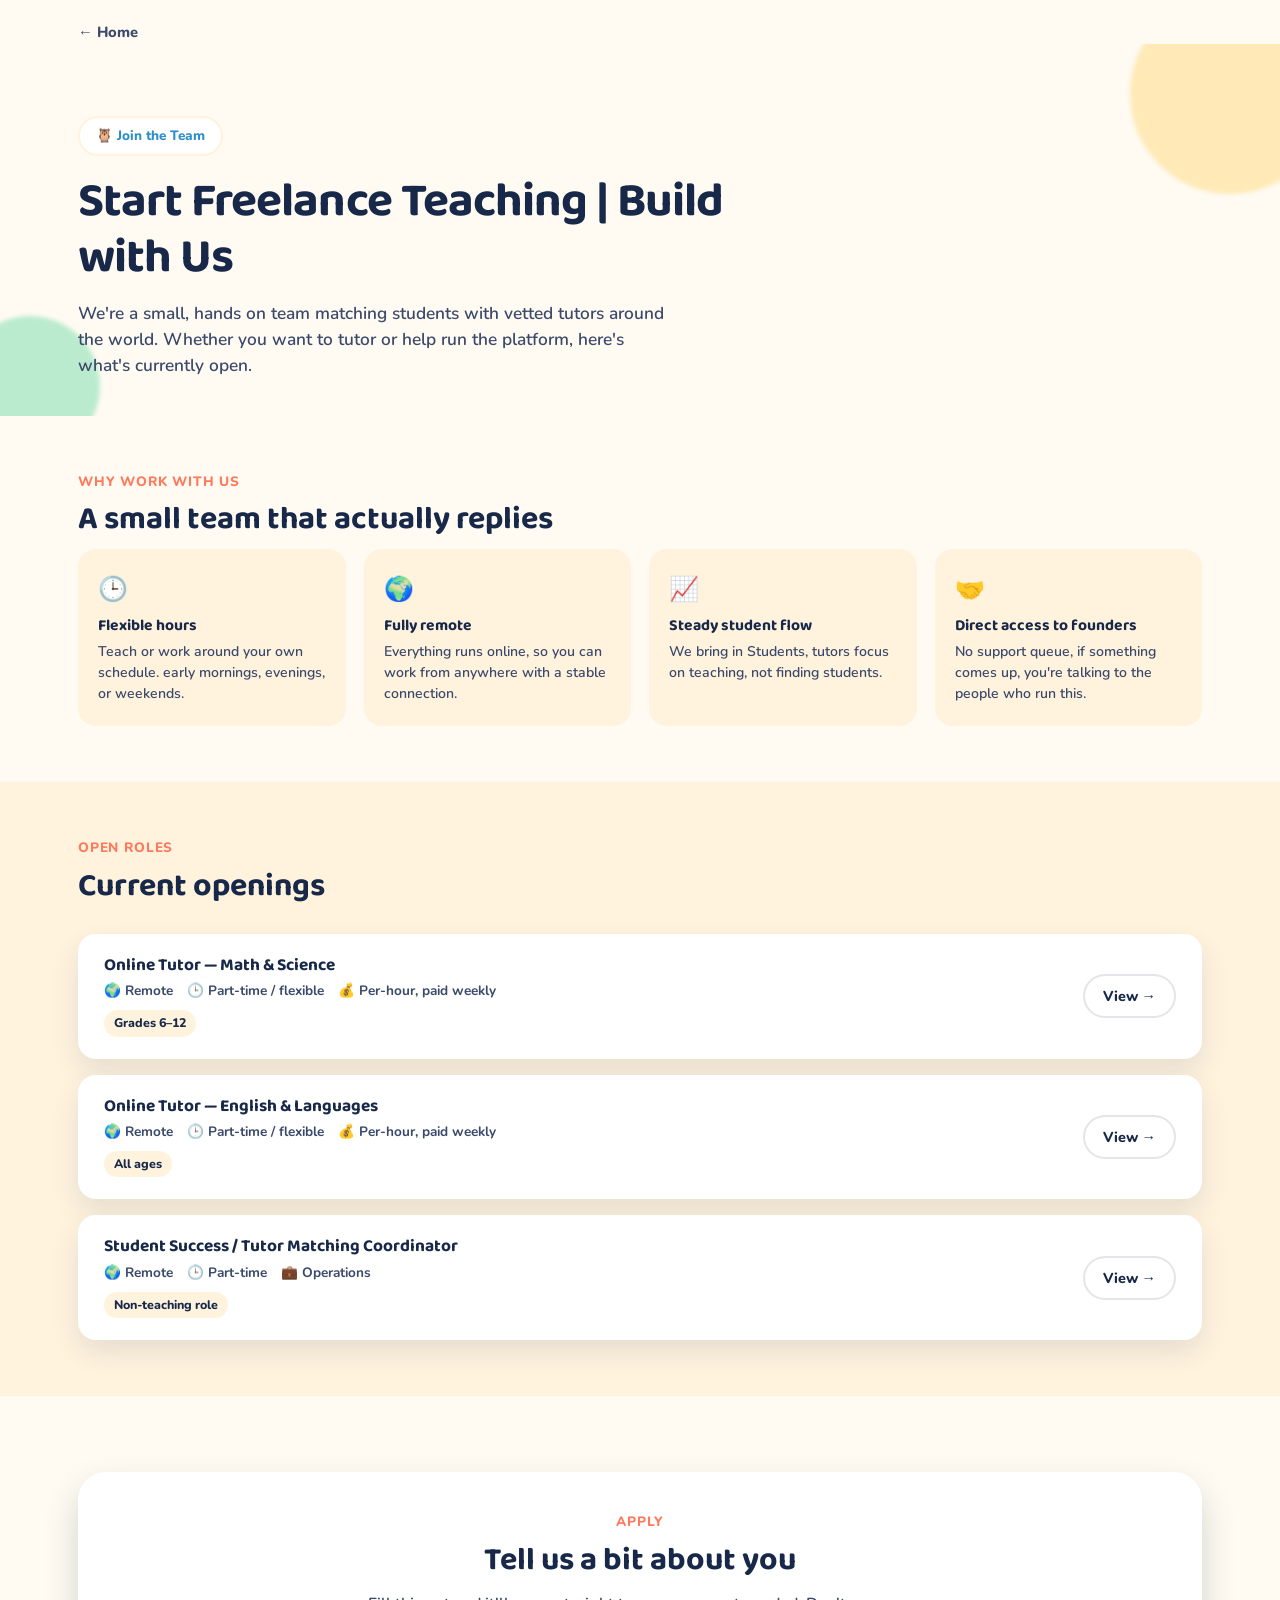
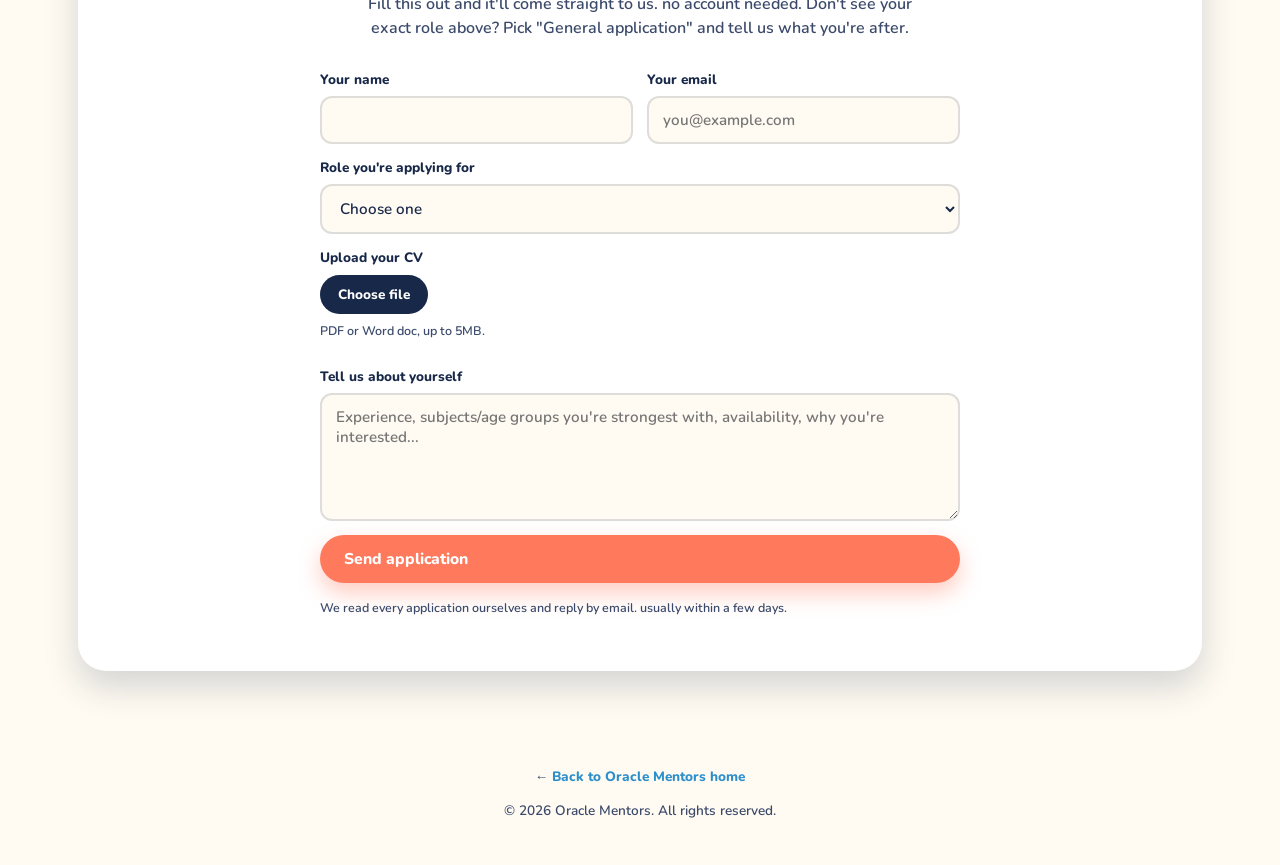
<file: careers.html>
<!DOCTYPE html>
<html lang="en">
<head>
  <!-- Google tag (gtag.js) -->
<script async src="https://www.googletagmanager.com/gtag/js?id=G-G5F7LE9ZVN"></script>
<script>
  window.dataLayer = window.dataLayer || [];
  function gtag(){dataLayer.push(arguments);}
  gtag('js', new Date());

  gtag('config', 'G-G5F7LE9ZVN');
</script>
<meta charset="UTF-8">
<meta name="viewport" content="width=device-width, initial-scale=1.0, viewport-fit=cover">
<meta name="description" content="Careers at Oracle Mentors — join our roster of vetted online tutors or help us run the platform.">
<meta name="theme-color" content="#182849">
<meta name="referrer" content="strict-origin-when-cross-origin">
<title>Careers — Oracle Mentors</title>

<!--
====================================================================
  ORACLE MENTORS — CAREERS PAGE
====================================================================
  This is a separate page from index.html on purpose — reached via
  whatever link you place on the main site (e.g. in the footer),
  not via an in-page nav section. This page intentionally has no
  navbar of its own; there's just a small "Back to Oracle Mentors"
  link above the content for wayfinding.

  BEFORE GOING LIVE — REPLACE THESE PLACEHOLDERS:
    1. Email address       → find/replace "careers@oraclementors.com"
                              (used as the mailto fallback address if
                              the form backend below isn't connected)
    2. Open roles           → managed entirely from a Google Sheet now
                               — no code editing needed for day-to-day
                               changes. See SHEET_CSV_URL further down
                               in the JS, and the setup guide
                               (sheet-setup-guide.md) built alongside
                               this file for how to create and connect
                               that sheet. Each row becomes a role
                               card; clicking "View" opens a popup with
                               that row's description/responsibilities/
                               requirements; the popup's own "Apply for
                               this role" button scrolls down to the
                               application form and pre-selects that
                               role in the dropdown — all built
                               automatically from the sheet, so the
                               card, the popup, and the dropdown option
                               can never drift out of sync with each
                               other. FALLBACK_ROLES in the JS is only
                               used if the sheet can't be reached
                               (not yet connected, or briefly offline).
    3. Application backend  → find "SCRIPT_URL" further down in the
                               JS. The application form (#applyForm)
                               POSTs to a Google Apps Script Web App
                               — but NOTE this needs its OWN script,
                               a different deployment than the
                               quick-match form on the main site
                               ([TOC-11] in index.html). That script
                               doesn't know about CVs at all. Use the
                               script named
                               "google-apps-script-careers.js" (built
                               alongside this file) instead — it
                               decodes the base64 CV this page sends
                               and attaches it to the notification
                               email for real, and also saves a copy
                               to Drive. Paste that script's deployed
                               Web App URL in place of SCRIPT_URL
                               below. See the setup guide that came
                               with index.html for the general
                               deploy steps (same process, different
                               script).

  Contact on this page is email-only by design — there's no WhatsApp
  button here, since applications go through the form (or a plain
  email) rather than chat.

  This page reuses the same design tokens (colors, fonts, spacing)
  as index.html so it feels like the same site, just a different page.
====================================================================
-->

<link rel="preconnect" href="https://fonts.googleapis.com">
<link rel="preconnect" href="https://fonts.gstatic.com" crossorigin>
<link href="https://fonts.googleapis.com/css2?family=Baloo+2:wght@500;600;700;800&family=Nunito:wght@400;600;700;800&display=swap" rel="stylesheet">

<link rel="icon" href="data:image/svg+xml,%3Csvg xmlns='http://www.w3.org/2000/svg' viewBox='0 0 64 64'%3E%3Ccircle cx='32' cy='32' r='32' fill='%23182849'/%3E%3Ccircle cx='24' cy='30' r='7' fill='%23FFFBF2'/%3E%3Ccircle cx='40' cy='30' r='7' fill='%23FFFBF2'/%3E%3Ccircle cx='24' cy='30' r='3' fill='%23182849'/%3E%3Ccircle cx='40' cy='30' r='3' fill='%23182849'/%3E%3Cpath d='M29 35 L32 39 L35 35 Z' fill='%23FF7A5C'/%3E%3C/svg%3E">

<style>
  :root{
    --cream:#FFFBF2;
    --cream-2:#FFF3DE;
    --navy:#182849;
    --navy-soft:#3B4A6B;
    --sky:#41ACE9;
    --sky-deep:#2C8FCB;
    --coral:#FF7A5C;
    --coral-deep:#FF6A48;
    --sun:#FFC94A;
    --mint:#3ECF8E;
    --lilac:#B49CF2;
    --white:#FFFFFF;
    --radius-lg:28px;
    --radius-md:18px;
    --radius-sm:12px;
    --shadow-soft: 0 12px 28px rgba(24,40,73,0.10);
    --shadow-pop: 0 16px 34px rgba(24,40,73,0.18);
    --ease-bouncy: cubic-bezier(.34, 1.56, .64, 1);
    --ease-smooth: cubic-bezier(.4, 0, .2, 1);
  }
  *{ box-sizing:border-box; }
  html{ scroll-behavior:smooth; }
  @media (prefers-reduced-motion: reduce){
    *, *::before, *::after{
      animation-duration:0.001ms !important;
      animation-iteration-count:1 !important;
      transition-duration:0.001ms !important;
      scroll-behavior:auto !important;
    }
  }
  body{
    margin:0;
    background:var(--cream);
    color:var(--navy);
    font-family:'Nunito', sans-serif;
    font-weight:600;
    line-height:1.5;
    -webkit-font-smoothing:antialiased;
  }
  h1,h2,h3{
    font-family:'Baloo 2', 'Nunito', sans-serif;
    font-weight:700;
    line-height:1.15;
    margin:0;
    color:var(--navy);
  }
  a{ color:inherit; text-decoration:none; }
  img,svg{ display:block; max-width:100%; }
  button{ font-family:inherit; }
  :focus-visible{
    outline:3px solid var(--coral);
    outline-offset:3px;
    border-radius:6px;
  }
  .wrap{ max-width:1180px; margin:0 auto; padding:0 28px; }
  .skip-link{
    position:absolute; left:-999px; top:auto;
    background:var(--navy); color:var(--white);
    padding:12px 20px; border-radius:0 0 10px 0; z-index:200; font-weight:800;
  }
  .skip-link:focus{ left:0; top:0; }

  .btn{
    display:inline-flex; align-items:center; gap:8px; font-weight:800; font-size:0.98rem;
    padding:13px 24px; border-radius:100px; border:none; cursor:pointer;
    transition:transform 0.18s var(--ease-bouncy), box-shadow 0.18s var(--ease-smooth), background 0.15s var(--ease-smooth);
    white-space:nowrap;
  }
  .btn:hover{ transform:translateY(-2px) scale(1.02); }
  .btn:active{ transform:translateY(0) scale(0.98); }
  .btn-primary{ background:var(--coral); color:var(--white); box-shadow:0 10px 22px rgba(255,122,92,0.38); }
  .btn-primary:hover{ background:var(--coral-deep); }
  .btn-ghost{ background:var(--white); color:var(--navy); border:2px solid rgba(24,40,73,0.12); }
  .btn-ghost:hover{ border-color:var(--sky-deep); }
  .btn-sm{ padding:10px 18px; font-size:0.9rem; }
  .btn:disabled{ opacity:0.65; cursor:not-allowed; }

  /* Page header */
  .page-hero{ padding:72px 0 20px; position:relative; overflow:hidden; }
  .blob{ position:absolute; border-radius:50%; filter:blur(2px); z-index:0; opacity:0.35; }
  .blob-1{ width:200px; height:200px; background:var(--sun); top:-50px; right:-50px; }
  .blob-2{ width:140px; height:140px; background:var(--mint); bottom:-40px; left:-40px; }
  .eyebrow{
    display:inline-flex; align-items:center; gap:8px; background:var(--white);
    border:2px solid var(--cream-2); color:var(--sky-deep); font-weight:800; font-size:0.85rem;
    padding:8px 16px; border-radius:100px; margin-bottom:18px; position:relative; z-index:1;
  }
  .page-hero h1{ font-size:clamp(2rem, 4vw, 3rem); letter-spacing:-0.02em; position:relative; z-index:1; max-width:720px; }
  .page-hero .sub{ margin-top:16px; font-size:1.08rem; color:var(--navy-soft); max-width:600px; position:relative; z-index:1; }

  section{ padding:56px 0; }
  .section-tag{
    color:var(--coral); font-weight:800; font-size:0.85rem; letter-spacing:0.06em;
    text-transform:uppercase; margin-bottom:10px; display:block;
  }

  /* Why work with us — small perk grid */
  .perk-grid{ display:grid; grid-template-columns:repeat(4,1fr); gap:18px; margin-top:10px; }
  .perk-card{
    background:var(--cream-2); border-radius:var(--radius-md); padding:22px 20px;
  }
  .perk-card .ic{ font-size:1.5rem; display:block; margin-bottom:10px; }
  .perk-card h3{ font-size:0.98rem; margin-bottom:6px; }
  .perk-card p{ font-size:0.88rem; color:var(--navy-soft); margin:0; }

  /* Open roles list */
  .roles-list{ display:flex; flex-direction:column; gap:16px; margin-top:28px; }
  .role-card{
    background:var(--white); border-radius:var(--radius-md); box-shadow:var(--shadow-soft);
    padding:22px 26px; display:flex; align-items:center; justify-content:space-between; gap:20px; flex-wrap:wrap;
    transition:transform 0.2s var(--ease-bouncy), box-shadow 0.2s var(--ease-smooth);
  }
  .role-card:hover{ transform:translateY(-4px); box-shadow:var(--shadow-pop); }
  .role-info h3{ font-size:1.08rem; margin-bottom:6px; }
  .role-meta{ display:flex; gap:14px; flex-wrap:wrap; font-size:0.85rem; color:var(--navy-soft); font-weight:700; }
  .role-meta span{ display:inline-flex; align-items:center; gap:5px; }
  .role-tag{
    display:inline-block; background:var(--cream-2); color:var(--navy); font-size:0.78rem;
    font-weight:800; padding:4px 10px; border-radius:100px; margin-top:8px;
  }
  .no-roles{
    background:var(--white); border-radius:var(--radius-md); box-shadow:var(--shadow-soft);
    padding:30px; text-align:center; color:var(--navy-soft); margin-top:28px; display:none;
  }
  .no-roles.is-visible{ display:block; }
  .roles-loading{
    text-align:center; color:var(--navy-soft); font-weight:700; padding:24px 0; margin:0;
  }

  /* Application form panel */
  .apply-panel{
    background:var(--white); border-radius:var(--radius-lg); box-shadow:var(--shadow-pop);
    padding:40px; margin-top:20px;
  }
  .apply-panel .apply-intro{ text-align:center; max-width:560px; margin:0 auto 30px; }
  .apply-panel h2{ font-size:clamp(1.5rem,2.8vw,2rem); }
  .apply-panel .apply-intro p{ color:var(--navy-soft); margin-top:12px; font-size:1rem; }

  .apply-form{ display:flex; flex-direction:column; gap:14px; max-width:640px; margin:0 auto; }
  .form-row{ display:flex; flex-direction:column; gap:6px; }
  .form-row label{ font-size:0.85rem; font-weight:800; color:var(--navy); }
  .form-row input, .form-row select, .form-row textarea{
    padding:12px 14px;
    border-radius:12px;
    border:2px solid rgba(24,40,73,0.14);
    font-family:inherit;
    font-size:0.95rem;
    font-weight:600;
    color:var(--navy);
    background:var(--cream);
    transition:border-color 0.15s var(--ease-smooth);
    resize:vertical;
  }
  .form-row input:focus, .form-row select:focus, .form-row textarea:focus{ border-color:var(--sky-deep); outline:none; }

  /* CV upload — native file input is hidden; we build a custom
     "chip" style control so we can show the picked filename and a
     working remove (×) button, since <input type="file"> has no
     built-in way to let the user clear the selection other than
     re-opening the OS file picker and hitting Cancel. */
  .cv-field input[type="file"]{
    position:absolute;
    width:1px; height:1px;
    padding:0; margin:-1px;
    overflow:hidden;
    clip:rect(0,0,0,0);
    white-space:nowrap;
    border:0;
  }
  .cv-picker{
    display:flex; align-items:center; gap:10px; flex-wrap:wrap;
  }
  .cv-choose-btn{
    font-family:inherit; font-weight:800; font-size:0.85rem;
    color:var(--white); background:var(--navy); border:none;
    border-radius:100px; padding:10px 18px; cursor:pointer;
    transition:background 0.15s var(--ease-smooth);
  }
  .cv-choose-btn:hover{ background:var(--navy-soft); }
  .cv-filename-chip{
    display:none;
    align-items:center; gap:8px;
    background:var(--cream-2);
    border-radius:100px;
    padding:8px 8px 8px 14px;
    font-size:0.85rem;
    font-weight:700;
    color:var(--navy);
    max-width:100%;
  }
  .cv-filename-chip.is-visible{ display:inline-flex; }
  .cv-filename-text{
    overflow:hidden; text-overflow:ellipsis; white-space:nowrap; max-width:280px;
  }
  .cv-remove-btn{
    display:inline-flex; align-items:center; justify-content:center;
    width:22px; height:22px; border-radius:50%; border:none;
    background:var(--white); color:var(--navy-soft); font-size:0.9rem;
    line-height:1; cursor:pointer; flex:0 0 auto;
    transition:background 0.15s var(--ease-smooth), color 0.15s var(--ease-smooth);
  }
  .cv-remove-btn:hover{ background:var(--coral); color:var(--white); }

  .form-two-col{ display:grid; grid-template-columns:1fr 1fr; gap:14px; }
  .form-note{ font-size:0.78rem; color:var(--navy-soft); margin-top:2px; }
  .form-status{ font-size:0.88rem; font-weight:800; margin-top:4px; display:none; }
  .form-status.is-visible{ display:block; }
  .form-status.is-success{ color:var(--mint); }
  .form-status.is-error{ color:var(--coral); }

  footer{ padding:40px 0 30px; text-align:center; color:var(--navy-soft); font-size:0.85rem; }
  footer a{ color:var(--sky-deep); font-weight:800; }

  /* Role detail modal (opened by each card's "View" button) */
  .modal-overlay{
    position:fixed; inset:0; z-index:300;
    background:rgba(24,40,73,0.55);
    display:none;
    align-items:center; justify-content:center;
    padding:24px;
    -webkit-backdrop-filter:blur(2px);
    backdrop-filter:blur(2px);
  }
  .modal-overlay.is-open{ display:flex; }
  .modal-panel{
    background:var(--white);
    border-radius:var(--radius-lg);
    box-shadow:var(--shadow-pop);
    width:100%;
    max-width:620px;
    max-height:min(720px, 88vh);
    display:flex;
    flex-direction:column;
    overflow:hidden;
    animation:modalPop 0.22s var(--ease-bouncy);
  }
  @keyframes modalPop{
    from{ opacity:0; transform:translateY(14px) scale(0.98); }
    to{ opacity:1; transform:translateY(0) scale(1); }
  }
  .modal-header{
    display:flex; align-items:flex-start; justify-content:space-between; gap:16px;
    padding:26px 28px 18px;
    border-bottom:1px solid rgba(24,40,73,0.08);
    flex:0 0 auto;
  }
  .modal-header h2{ font-size:1.35rem; }
  .modal-close-btn{
    display:inline-flex; align-items:center; justify-content:center;
    width:36px; height:36px; flex:0 0 auto; border-radius:50%; border:none;
    background:var(--cream-2); color:var(--navy); font-size:1.15rem; line-height:1;
    cursor:pointer; transition:background 0.15s var(--ease-smooth), transform 0.15s var(--ease-bouncy);
  }
  .modal-close-btn:hover{ background:var(--coral); color:var(--white); transform:scale(1.06); }
  .modal-meta{ display:flex; gap:12px; flex-wrap:wrap; font-size:0.85rem; color:var(--navy-soft); font-weight:700; margin-top:10px; }
  .modal-meta span{ display:inline-flex; align-items:center; gap:5px; }
  .modal-body{
    padding:22px 28px 6px;
    overflow-y:auto;
    flex:1 1 auto;
  }
  .modal-body h3{ font-size:1rem; margin:20px 0 10px; }
  .modal-body h3:first-child{ margin-top:0; }
  .modal-body p{ color:var(--navy-soft); font-size:0.95rem; margin:0 0 4px; }
  .modal-body ul{ margin:0; padding-left:20px; color:var(--navy-soft); font-size:0.95rem; display:flex; flex-direction:column; gap:8px; }
  .modal-body li::marker{ color:var(--coral); }
  .modal-footer{
    padding:18px 28px 26px;
    flex:0 0 auto;
    display:flex; gap:12px; flex-wrap:wrap;
    border-top:1px solid rgba(24,40,73,0.08);
  }
  .modal-footer .btn{ flex:1 1 auto; justify-content:center; }
  body.modal-open{ overflow:hidden; }

  @media (max-width: 900px){
    .perk-grid{ grid-template-columns:repeat(2,1fr); }
  }
  @media (max-width: 600px){
    .wrap{ padding:0 20px; }
    .perk-grid{ grid-template-columns:1fr; }
    .role-card{ flex-direction:column; align-items:flex-start; }
    .apply-panel{ padding:28px 22px; }
    .form-two-col{ grid-template-columns:1fr; }
    .cv-filename-text{ max-width:180px; }
    .modal-overlay{ padding:0; align-items:flex-end; }
    .modal-panel{
      max-width:none;
      width:100%;
      max-height:92vh;
      border-radius:24px 24px 0 0;
      animation:modalSlideUp 0.24s var(--ease-smooth);
    }
    @keyframes modalSlideUp{
      from{ transform:translateY(100%); }
      to{ transform:translateY(0); }
    }
    .modal-header{ padding:22px 20px 14px; }
    .modal-body{ padding:18px 20px 6px; }
    .modal-footer{ padding:16px 20px 22px; flex-direction:column; }
  }
  @media (max-width: 400px){
    .page-hero{ padding:56px 0 16px; }
    .eyebrow{ font-size:0.78rem; padding:7px 13px; }
    section{ padding:40px 0; }
    .role-card{ padding:18px 20px; }
    .apply-panel{ padding:22px 16px; }
    .role-meta{ font-size:0.8rem; gap:10px; }
  }
  @media (max-width: 380px) and (min-height: 0){
    .modal-panel{ max-height:96vh; }
  }
</style>
</head>
<body>

<a class="skip-link" href="#main-content">Skip to main content</a>

<div class="wrap" style="padding-top:20px;">
  <a href="index.html" style="display:inline-flex; align-items:center; gap:6px; font-weight:800; font-size:0.92rem; color:var(--navy-soft);">
    ← Home
  </a>
</div>

<main id="main-content">

  <section class="page-hero">
    <div class="blob blob-1"></div>
    <div class="blob blob-2"></div>
    <div class="wrap">
      <span class="eyebrow">🦉 Join the Team</span>
      <h1>Start Freelance Teaching | Build with Us </h1>
      <p class="sub">We're a small, hands on team matching students with vetted tutors around the world. Whether you want to tutor or help run the platform, here's what's currently open.</p>
    </div>
  </section>

  <section>
    <div class="wrap">
      <span class="section-tag">Why work with us</span>
      <h2 style="font-size:clamp(1.5rem,2.6vw,2rem);">A small team that actually replies</h2>
      <div class="perk-grid">
        <div class="perk-card">
          <span class="ic">🕒</span>
          <h3>Flexible hours</h3>
          <p>Teach or work around your own schedule. early mornings, evenings, or weekends.</p>
        </div>
        <div class="perk-card">
          <span class="ic">🌍</span>
          <h3>Fully remote</h3>
          <p>Everything runs online, so you can work from anywhere with a stable connection.</p>
        </div>
        <div class="perk-card">
          <span class="ic">📈</span>
          <h3>Steady student flow</h3>
          <p>We bring in Students, tutors focus on teaching, not finding students.</p>
        </div>
        <div class="perk-card">
          <span class="ic">🤝</span>
          <h3>Direct access to founders</h3>
          <p>No support queue, if something comes up, you're talking to the people who run this.</p>
        </div>
      </div>
    </div>
  </section>

  <section style="background:var(--cream-2); padding-top:56px; padding-bottom:56px;">
    <div class="wrap">
      <span class="section-tag">Open roles</span>
      <h2 style="font-size:clamp(1.5rem,2.6vw,2rem);">Current openings</h2>

      <!-- Cards below are built entirely by JS from your Google
           Sheet (see SHEET_CSV_URL and loadRoles() further down) —
           don't hand-edit .role-card markup here, it gets wiped and
           rebuilt on every page load. -->
      <div class="roles-list" id="rolesList" aria-live="polite">
        <p class="roles-loading" id="rolesLoading">Loading open roles…</p>
      </div>

      <div class="no-roles" id="noRolesMsg">
        <p>We don't have any open roles listed right now — but we're always happy to hear from great tutors. Send us your info below and we'll reach out when something opens up.</p>
      </div>
    </div>
  </section>

  <section id="apply">
    <div class="wrap">
      <div class="apply-panel">
        <div class="apply-intro">
          <span class="section-tag">Apply</span>
          <h2>Tell us a bit about you</h2>
          <p>Fill this out and it'll come straight to us. no account needed. Don't see your exact role above? Pick "General application" and tell us what you're after.</p>
        </div>

        <!--
          On submit, JS POSTs this data as JSON to a Google Apps
          Script Web App URL (see SCRIPT_URL further down in the
          script). That script appends the row to a Google Sheet,
          decodes the CV back out of base64, and emails it to your
          team as a real attachment. See google-apps-script-careers.js
          and the setup guide for how to wire it up.
        -->
        <form class="apply-form" id="applyForm" novalidate>
          <div class="form-two-col">
            <div class="form-row">
              <label for="af-name">Your name</label>
              <input type="text" id="af-name" name="name" maxlength="60" autocomplete="name" required>
            </div>
            <div class="form-row">
              <label for="af-email">Your email</label>
              <input type="email" id="af-email" name="email" placeholder="you@example.com" maxlength="120" autocomplete="email" required>
            </div>
          </div>

          <div class="form-row">
            <label for="af-role">Role you're applying for</label>
            <!-- Options here are placeholders only — populateRoleDropdown()
                 wipes and rebuilds this list from the same Google
                 Sheet data as the role cards above, plus a static
                 "General application" option at the end. -->
            <select id="af-role" name="role" required>
              <option value="" disabled selected>Choose one</option>
              <option value="General application">General application</option>
            </select>
          </div>

          <div class="form-row cv-field">
            <label for="af-cv">Upload your CV</label>
            <div class="cv-picker">
              <button type="button" class="cv-choose-btn" id="cvChooseBtn">Choose file</button>
              <span class="cv-filename-chip" id="cvFilenameChip">
                <span class="cv-filename-text" id="cvFilenameText"></span>
                <button type="button" class="cv-remove-btn" id="cvRemoveBtn" aria-label="Remove selected CV">×</button>
              </span>
            </div>
            <input type="file" id="af-cv" name="cv" accept=".pdf,.doc,.docx" required>
            <p class="form-note">PDF or Word doc, up to 5MB.</p>
          </div>

          <div class="form-row">
            <label for="af-message">Tell us about yourself</label>
            <textarea id="af-message" name="message" rows="5" maxlength="1500" placeholder="Experience, subjects/age groups you're strongest with, availability, why you're interested..." required></textarea>
          </div>

          <button type="submit" class="btn btn-primary" id="applySubmitBtn">Send application</button>
          <p class="form-note">We read every application ourselves and reply by email. usually within a few days.</p>
          <p class="form-status" id="applyFormStatus" role="status"></p>
        </form>
      </div>
    </div>
  </section>

  <!-- Role detail modal — hidden by default, filled in and shown by
       JS (initRoleModal) when a card's "View" button is clicked.
       Content per role comes from CURRENT_ROLES (populated from your
       Google Sheet — see SHEET_CSV_URL further down), matched by the
       same title string used in each card's data-role-key and the
       #af-role <option> values. -->
  <div class="modal-overlay" id="roleModalOverlay">
    <div class="modal-panel" role="dialog" aria-modal="true" aria-labelledby="roleModalTitle" id="roleModalPanel">
      <div class="modal-header">
        <div>
          <h2 id="roleModalTitle"></h2>
          <div class="modal-meta" id="roleModalMeta"></div>
        </div>
        <button type="button" class="modal-close-btn" id="roleModalCloseBtn" aria-label="Close">×</button>
      </div>
      <div class="modal-body" id="roleModalBody"></div>
      <div class="modal-footer">
        <button type="button" class="btn btn-ghost" id="roleModalCloseBtn2">Close</button>
        <button type="button" class="btn btn-primary" id="roleModalApplyBtn">Apply for this role</button>
      </div>
    </div>
  </div>

</main>

<footer>
  <div class="wrap">
    <span>&larr; <a href="index.html">Back to Oracle Mentors home</a></span>
    <p style="margin-top:14px;">© 2026 Oracle Mentors. All rights reserved.</p>
  </div>
</footer>

<script>
(function () {
  'use strict';

  /* Careers inbox — used only as a fallback mailto: if the form
     backend below isn't connected yet. Note: mailto: can never send
     the CV as a real attachment (browsers don't allow that), so
     connecting SCRIPT_URL below is the only way applications
     actually arrive with a CV attached. */
  var CAREERS_EMAIL = 'oraclementorscenter@gmail.com';

  /* Paste your deployed Google Apps Script Web App URL here.
     IMPORTANT: this must be a deployment of
     google-apps-script-careers.js (the CV-aware script), NOT the
     quick-match form's script from index.html — that one has no
     idea what a CV is and will silently drop it. Until this is set,
     the form falls back to a mailto: draft, which cannot attach the
     CV automatically. */
  var SCRIPT_URL = 'https://script.google.com/macros/s/AKfycbwDKvUOXP5zK2LT_xhBbvfLwzvvFVeyiWIFSOKuMDSocI8pQz4tF8EWlpNandMz6Iuu/exec';

  /* ====================================================================
     OPEN ROLES — driven by a Google Sheet, no code editing required
     to add/remove/edit a role once this is set up.
     ====================================================================
     HOW IT WORKS:
       1. Keep a Google Sheet with one row per role (see column names
          in ROLE_COLUMNS below, and sheet-setup-guide.md for the full
          walkthrough).
       2. Publish that sheet to the web as CSV (File → Share →
          Publish to web → pick the sheet → CSV → Publish) and paste
          the resulting URL into SHEET_CSV_URL below.
       3. On every page load, loadRoles() fetches that CSV, parses it,
          and renderRoles() builds the role cards, the "View" popup
          content, and the application form's dropdown — all from the
          same data, so they can never fall out of sync.
       4. To take a role down without deleting your row history, set
          its "Active" column to "No" — inactive rows are skipped.
       5. If the sheet can't be reached (not connected yet, or briefly
          offline), FALLBACK_ROLES below is shown instead, so the page
          never ends up blank.
     ==================================================================== */

  /* Paste your published Google Sheet CSV URL here — see
     sheet-setup-guide.md for exactly how to get this URL. */
  var SHEET_CSV_URL = 'https://docs.google.com/spreadsheets/d/141TpJ-W3SoK7fzj9NCZmSEcPLO57OZYpCQyVNnSFVtA/gviz/tq?tqx=out:csv&sheet=Roles&headers=1';

  /* Expected column headers in row 1 of the sheet (case-insensitive,
     order doesn't matter). Responsibilities/Requirements each hold
     several bullet points in ONE cell, separated by a pipe "|"
     character — e.g. "Teach 1:1 sessions|Prep lesson plans|..." —
     so the whole role still fits on a single row in the Sheet. */
  var ROLE_COLUMNS = ['active', 'title', 'location', 'schedule', 'pay', 'tag', 'summary', 'responsibilities', 'requirements'];

  /* Used only if SHEET_CSV_URL isn't connected yet, or the fetch
     fails for some reason (offline, sheet unpublished, etc) — keeps
     the page from ever showing a blank roles list. Update this only
     if you want a hardcoded backup; day-to-day changes should go in
     the Sheet instead. */
  var FALLBACK_ROLES = [
    {
      title: 'Online Tutor — Math & Science',
      meta: ['🌍 Remote', '🕒 Part-time / flexible', '💰 Per-hour, paid weekly'],
      tag: 'Grades 6–12',
      summary: 'Run 1:1 and small-group online sessions in math and science for students in grades 6–12, from pre-algebra and geometry through to biology, chemistry, and intro physics.',
      responsibilities: [
        'Teach 1:1 or small-group sessions over video call, tailored to each student\'s level and goals',
        'Prepare short lesson plans and practice material ahead of each session',
        'Track student progress and flag anything a parent or our team should know about',
        'Keep sessions on the schedule students booked, and give notice if you need to reschedule'
      ],
      requirements: [
        'Strong subject knowledge in at least one of: math (through algebra/geometry) or a core science',
        'Some prior teaching or tutoring experience — formal or informal',
        'Reliable internet connection and a quiet space for video calls',
        'Comfortable with basic video-call and screen-share tools'
      ]
    },
    {
      title: 'Online Tutor — English & Languages',
      meta: ['🌍 Remote', '🕒 Part-time / flexible', '💰 Per-hour, paid weekly'],
      tag: 'All ages',
      summary: 'Work with students of all ages on English language skills, essay writing, reading comprehension, or a second language, in 1:1 online sessions.',
      responsibilities: [
        'Run 1:1 sessions covering grammar, writing, comprehension, or conversational practice depending on the student',
        'Give students feedback on writing samples and homework between sessions',
        'Adjust pacing and material for each student\'s age and level',
        'Communicate with parents or students directly on scheduling and progress'
      ],
      requirements: [
        'Fluency (native or near-native) in the language you\'ll be teaching',
        'Some prior teaching, tutoring, or mentoring experience',
        'Reliable internet connection and a quiet space for video calls',
        'Patient, clear communication style — many students are still building confidence'
      ]
    },
    {
      title: 'Student Success / Tutor Matching Coordinator',
      meta: ['🌍 Remote', '🕒 Part-time', '💼 Operations'],
      tag: 'Non-teaching role',
      summary: 'A non-teaching, behind-the-scenes role: you\'ll match incoming student requests with the right tutor on our roster and keep everyone on track once they\'re paired up.',
      responsibilities: [
        'Review new student/parent requests and match them with a suitable tutor from our roster',
        'Follow up with families and tutors to confirm scheduling and first-session details',
        'Check in periodically to make sure matches are working out, and re-match if not',
        'Keep our internal tracker (students, tutors, subjects, availability) up to date'
      ],
      requirements: [
        'Organized and comfortable juggling several conversations/threads at once',
        'Clear, friendly written communication — most of this role is email/chat-based',
        'Some familiarity with spreadsheets (Google Sheets)',
        'No teaching experience required, though it is a plus for understanding subject fit'
      ]
    }
  ];

  // Holds whichever role list is currently on screen (sheet data or
  // fallback) so the modal and dropdown can both read from one place.
  var CURRENT_ROLES = [];

  /* Minimal CSV parser that handles quoted fields — including
     embedded commas and newlines inside quotes, and "" as an escaped
     quote — which is how Google's published CSV export encodes any
     cell that itself contains a comma or line break. A naive
     text.split(',') would break on those. */
  function parseCSV(text) {
    var rows = [];
    var row = [];
    var field = '';
    var inQuotes = false;

    for (var i = 0; i < text.length; i++) {
      var c = text[i];
      if (inQuotes) {
        if (c === '"') {
          if (text[i + 1] === '"') { field += '"'; i++; }
          else { inQuotes = false; }
        } else {
          field += c;
        }
      } else if (c === '"') {
        inQuotes = true;
      } else if (c === ',') {
        row.push(field); field = '';
      } else if (c === '\n') {
        row.push(field); rows.push(row); row = []; field = '';
      } else if (c === '\r') {
        // skip — paired \n (if any) handles the line break
      } else {
        field += c;
      }
    }
    if (field.length || row.length) { row.push(field); rows.push(row); }
    return rows;
  }

  function splitPipeList(cell) {
    if (!cell) return [];
    return cell.split('|').map(function (s) { return s.trim(); }).filter(Boolean);
  }

  function isTruthyFlag(value) {
    var v = (value || '').trim().toLowerCase();
    return v === '' || v === 'yes' || v === 'y' || v === 'true' || v === '1';
  }

  /** Turns parsed CSV rows (row 0 = headers) into the same role
   *  object shape as FALLBACK_ROLES, skipping blank rows and any row
   *  whose Active column isn't truthy. */
  function csvRowsToRoles(rows) {
    if (!rows.length) return [];
    var header = rows[0].map(function (h) { return h.trim().toLowerCase(); });
    var idx = {};
    ROLE_COLUMNS.forEach(function (col) { idx[col] = header.indexOf(col); });

    var roles = [];
    for (var r = 1; r < rows.length; r++) {
      var row = rows[r];
      if (!row || row.every(function (c) { return (c || '').trim() === ''; })) continue;

      if (idx.active > -1 && !isTruthyFlag(row[idx.active])) continue;

      var title = idx.title > -1 ? (row[idx.title] || '').trim() : '';
      if (!title) continue;

      var meta = [];
      [idx.location, idx.schedule, idx.pay].forEach(function (i) {
        if (i > -1 && row[i] && row[i].trim()) meta.push(row[i].trim());
      });

      roles.push({
        title: title,
        meta: meta,
        tag: idx.tag > -1 ? (row[idx.tag] || '').trim() : '',
        summary: idx.summary > -1 ? (row[idx.summary] || '').trim() : '',
        responsibilities: idx.responsibilities > -1 ? splitPipeList(row[idx.responsibilities]) : [],
        requirements: idx.requirements > -1 ? splitPipeList(row[idx.requirements]) : []
      });
    }
    return roles;
  }

  /** Fetches and parses the published Sheet. Falls back to
   *  FALLBACK_ROLES if SHEET_CSV_URL isn't connected yet, the
   *  request fails, or the sheet parses to zero active roles. */
  function loadRoles() {
    if (!SHEET_CSV_URL || SHEET_CSV_URL.indexOf('PASTE_YOUR_PUBLISHED_GOOGLE_SHEET') === 0) {
      return Promise.resolve(FALLBACK_ROLES);
    }
    return fetch(SHEET_CSV_URL, { cache: 'no-store' })
      .then(function (res) {
        if (!res.ok) throw new Error('Sheet fetch failed: ' + res.status);
        return res.text();
      })
      .then(function (text) {
        var roles = csvRowsToRoles(parseCSV(text));
        return roles.length ? roles : FALLBACK_ROLES;
      })
      .catch(function (err) {
        console.warn('Could not load roles from the Google Sheet — showing the fallback list instead.', err);
        return FALLBACK_ROLES;
      });
  }

  function createRoleCard(role) {
    var card = document.createElement('div');
    card.className = 'role-card';

    var info = document.createElement('div');
    info.className = 'role-info';

    var h3 = document.createElement('h3');
    h3.textContent = role.title;
    info.appendChild(h3);

    var metaDiv = document.createElement('div');
    metaDiv.className = 'role-meta';
    (role.meta || []).forEach(function (m) {
      var span = document.createElement('span');
      span.textContent = m;
      metaDiv.appendChild(span);
    });
    info.appendChild(metaDiv);

    if (role.tag) {
      var tagSpan = document.createElement('span');
      tagSpan.className = 'role-tag';
      tagSpan.textContent = role.tag;
      info.appendChild(tagSpan);
    }

    card.appendChild(info);

    var btn = document.createElement('button');
    btn.type = 'button';
    btn.className = 'btn btn-ghost btn-sm js-view-btn';
    btn.setAttribute('data-role-key', role.title);
    btn.textContent = 'View →';
    card.appendChild(btn);

    return card;
  }

  /* Rebuilds the #af-role dropdown from the same role list as the
     cards, plus a static "General application" option at the end.
     Preserves whatever was already selected if it's still valid. */
  function populateRoleDropdown(roles) {
    var select = document.getElementById('af-role');
    if (!select) return;
    var previousValue = select.value;

    select.innerHTML = '';

    var placeholder = document.createElement('option');
    placeholder.value = '';
    placeholder.disabled = true;
    placeholder.textContent = 'Choose one';
    select.appendChild(placeholder);

    roles.forEach(function (role) {
      var opt = document.createElement('option');
      opt.value = role.title;
      opt.textContent = role.title;
      select.appendChild(opt);
    });

    var general = document.createElement('option');
    general.value = 'General application';
    general.textContent = 'General application';
    select.appendChild(general);

    var stillValid = Array.prototype.some.call(select.options, function (o) { return o.value === previousValue; });
    if (previousValue && stillValid) {
      select.value = previousValue;
    } else {
      placeholder.selected = true;
    }
  }

  /* Renders the role cards (or the "no roles" message if the list is
     empty) and keeps the dropdown and CURRENT_ROLES in sync. */
  function renderRoles(roles) {
    CURRENT_ROLES = roles || [];
    var list = document.getElementById('rolesList');
    var empty = document.getElementById('noRolesMsg');
    if (!list) return;

    list.innerHTML = '';

    if (CURRENT_ROLES.length === 0) {
      list.style.display = 'none';
      if (empty) empty.classList.add('is-visible');
    } else {
      list.style.display = '';
      if (empty) empty.classList.remove('is-visible');
      CURRENT_ROLES.forEach(function (role) {
        list.appendChild(createRoleCard(role));
      });
    }

    populateRoleDropdown(CURRENT_ROLES);
  }

  function initOpenRoles() {
    loadRoles().then(renderRoles);
  }

  /* Each role card's "View" button opens a popup with the full
     description/responsibilities/requirements for that role, pulled
     from CURRENT_ROLES (built by renderRoles above). Uses event
     delegation on #rolesList since the cards themselves are rebuilt
     dynamically rather than existing in the static HTML. The
     popup's own "Apply for this role" button closes the popup,
     scrolls down to the application form, and pre-selects that role
     in the dropdown. */
  function initRoleModal() {
    var overlay = document.getElementById('roleModalOverlay');
    var panel = document.getElementById('roleModalPanel');
    var titleEl = document.getElementById('roleModalTitle');
    var metaEl = document.getElementById('roleModalMeta');
    var bodyEl = document.getElementById('roleModalBody');
    var closeBtn = document.getElementById('roleModalCloseBtn');
    var closeBtn2 = document.getElementById('roleModalCloseBtn2');
    var applyBtn = document.getElementById('roleModalApplyBtn');
    var rolesList = document.getElementById('rolesList');
    var roleSelect = document.getElementById('af-role');
    var nameInput = document.getElementById('af-name');
    if (!overlay || !panel || !rolesList) return;

    var lastFocusedEl = null;
    var currentRoleKey = '';

    function findRole(title) {
      for (var i = 0; i < CURRENT_ROLES.length; i++) {
        if (CURRENT_ROLES[i].title === title) return CURRENT_ROLES[i];
      }
      return null;
    }

    function buildList(items) {
      var ul = document.createElement('ul');
      for (var i = 0; i < items.length; i++) {
        var li = document.createElement('li');
        li.textContent = items[i];
        ul.appendChild(li);
      }
      return ul;
    }

    function renderRole(roleKey) {
      var details = findRole(roleKey);
      currentRoleKey = roleKey;
      titleEl.textContent = roleKey;

      metaEl.innerHTML = '';
      if (details && details.meta) {
        for (var m = 0; m < details.meta.length; m++) {
          var span = document.createElement('span');
          span.textContent = details.meta[m];
          metaEl.appendChild(span);
        }
      }

      bodyEl.innerHTML = '';
      if (!details) {
        var fallback = document.createElement('p');
        fallback.textContent = 'Details for this role are coming soon — feel free to apply and tell us what you\'re interested in.';
        bodyEl.appendChild(fallback);
        return;
      }

      if (details.summary) {
        var summaryP = document.createElement('p');
        summaryP.textContent = details.summary;
        bodyEl.appendChild(summaryP);
      }

      if (details.responsibilities && details.responsibilities.length) {
        var h3a = document.createElement('h3');
        h3a.textContent = "What you'll do";
        bodyEl.appendChild(h3a);
        bodyEl.appendChild(buildList(details.responsibilities));
      }

      if (details.requirements && details.requirements.length) {
        var h3b = document.createElement('h3');
        h3b.textContent = "What we're looking for";
        bodyEl.appendChild(h3b);
        bodyEl.appendChild(buildList(details.requirements));
      }
    }

    function openModal(roleKey, triggerEl) {
      lastFocusedEl = triggerEl || document.activeElement;
      renderRole(roleKey);
      overlay.classList.add('is-open');
      document.body.classList.add('modal-open');
      closeBtn.focus();
      document.addEventListener('keydown', onKeydown);
    }

    function closeModal() {
      overlay.classList.remove('is-open');
      document.body.classList.remove('modal-open');
      document.removeEventListener('keydown', onKeydown);
      if (lastFocusedEl && typeof lastFocusedEl.focus === 'function') {
        lastFocusedEl.focus();
      }
    }

    function onKeydown(e) {
      if (e.key === 'Escape') {
        closeModal();
        return;
      }
      // Simple focus trap: keep Tab cycling within the modal panel.
      if (e.key === 'Tab') {
        var focusable = panel.querySelectorAll('button, [href], input, select, textarea, [tabindex]:not([tabindex="-1"])');
        if (focusable.length === 0) return;
        var first = focusable[0];
        var last = focusable[focusable.length - 1];
        if (e.shiftKey && document.activeElement === first) {
          e.preventDefault();
          last.focus();
        } else if (!e.shiftKey && document.activeElement === last) {
          e.preventDefault();
          first.focus();
        }
      }
    }

    // Delegated listener: #rolesList is emptied and rebuilt by
    // renderRoles(), so binding to individual .js-view-btn elements
    // up front would miss any card added after the sheet loads.
    rolesList.addEventListener('click', function (e) {
      var btn = e.target.closest('.js-view-btn');
      if (!btn) return;
      var roleKey = btn.getAttribute('data-role-key') || '';
      openModal(roleKey, btn);
    });

    closeBtn.addEventListener('click', closeModal);
    closeBtn2.addEventListener('click', closeModal);
    overlay.addEventListener('click', function (e) {
      if (e.target === overlay) closeModal();
    });

    applyBtn.addEventListener('click', function () {
      closeModal();
      if (roleSelect && currentRoleKey) roleSelect.value = currentRoleKey;
      document.getElementById('apply').scrollIntoView({ behavior: 'smooth', block: 'start' });
      if (nameInput) nameInput.focus({ preventScroll: true });
    });
  }

  /* CV picker: the native <input type="file"> is visually hidden
     (see .cv-field input[type=file] in the CSS) and driven by a
     custom "Choose file" button + filename chip, so we can offer a
     working remove (×) control — something the bare native input
     doesn't give you once a file's been picked. */
  function initCvPicker() {
    var input = document.getElementById('af-cv');
    var chooseBtn = document.getElementById('cvChooseBtn');
    var chip = document.getElementById('cvFilenameChip');
    var filenameText = document.getElementById('cvFilenameText');
    var removeBtn = document.getElementById('cvRemoveBtn');
    if (!input || !chooseBtn || !chip || !filenameText || !removeBtn) return;

    function showChip(name) {
      filenameText.textContent = name;
      filenameText.title = name;
      chip.classList.add('is-visible');
      chooseBtn.textContent = 'Change file';
    }

    function clearSelection() {
      // Resetting .value is what actually lets the user pick the
      // same (or a different) file again and lets a fresh submit
      // start clean — just hiding the chip without this would leave
      // the old file silently attached underneath.
      input.value = '';
      chip.classList.remove('is-visible');
      filenameText.textContent = '';
      chooseBtn.textContent = 'Choose file';
    }

    chooseBtn.addEventListener('click', function () {
      input.click();
    });

    input.addEventListener('change', function () {
      var file = input.files && input.files[0];
      if (file) {
        showChip(file.name);
      } else {
        clearSelection();
      }
    });

    removeBtn.addEventListener('click', function (e) {
      e.preventDefault();
      e.stopPropagation();
      clearSelection();
    });
  }

  /* Application form → Google Apps Script backend (or a mailto:
     fallback if SCRIPT_URL hasn't been connected yet). Same
     mode:'no-cors' pattern as the quick-match form on index.html —
     see the comment there for why.

     The CV file is read client-side with FileReader and sent as
     base64 inside the same JSON payload. The Apps Script backend
     (google-apps-script-careers.js) decodes that base64 string back
     into a real file and attaches it to the notification email (and
     saves a copy to Drive). mailto: links can't attach files at
     all, so the fallback path below just reminds the applicant to
     attach the CV manually — that path is a degraded experience by
     necessity, not a real substitute for connecting SCRIPT_URL. */
  function initApplyForm() {
    var form = document.getElementById('applyForm');
    var status = document.getElementById('applyFormStatus');
    var submitBtn = document.getElementById('applySubmitBtn');
    var cvInput = document.getElementById('af-cv');
    if (!form) return;

    var MAX_CV_BYTES = 5 * 1024 * 1024; // 5MB

    function isValidEmail(value) {
      return /^[^\s@]+@[^\s@]+\.[^\s@]+$/.test(value);
    }

    function readFileAsBase64(file) {
      return new Promise(function (resolve, reject) {
        var reader = new FileReader();
        reader.onload = function () {
          // reader.result looks like "data:<mime>;base64,<data>" —
          // strip the prefix so we only send the raw base64 payload.
          var result = reader.result;
          var base64 = String(result).split(',')[1] || '';
          resolve(base64);
        };
        reader.onerror = function () { reject(reader.error); };
        reader.readAsDataURL(file);
      });
    }

    function openMailtoFallback(payload) {
      var subject = encodeURIComponent('Application: ' + payload.role);
      var bodyLines = [
        'Name: ' + payload.name,
        'Email: ' + payload.email,
        'Role: ' + payload.role,
        '',
        payload.message,
        '',
        '⚠️ Please attach your CV (' + payload.cvFileName + ') to this email before sending — mailto links can\'t attach files automatically.'
      ];
      var body = encodeURIComponent(bodyLines.join('\n'));
      window.location.href = 'mailto:' + CAREERS_EMAIL + '?subject=' + subject + '&body=' + body;
    }

    form.addEventListener('submit', function (e) {
      e.preventDefault();

      var name = form.elements['name'].value.trim();
      var email = form.elements['email'].value.trim();
      var role = form.elements['role'].value;
      var message = form.elements['message'].value.trim();
      var cvFile = cvInput && cvInput.files && cvInput.files[0];

      if (!name || !email || !role || !message) {
        status.textContent = 'Please fill in your name, email, role, and a short note about yourself.';
        status.className = 'form-status is-visible is-error';
        return;
      }
      if (!isValidEmail(email)) {
        status.textContent = 'That email address doesn\'t look right — please check it.';
        status.className = 'form-status is-visible is-error';
        return;
      }
      if (!cvFile) {
        status.textContent = 'Please upload your CV before submitting.';
        status.className = 'form-status is-visible is-error';
        return;
      }
      if (cvFile.size > MAX_CV_BYTES) {
        status.textContent = 'That file is a bit large — please upload a CV under 5MB.';
        status.className = 'form-status is-visible is-error';
        return;
      }

      submitBtn.disabled = true;
      submitBtn.textContent = 'Sending…';
      status.textContent = '';
      status.className = 'form-status';

      readFileAsBase64(cvFile)
        .then(function (cvBase64) {
          var payload = {
            name: name,
            email: email,
            role: role,
            message: message,
            cvFileName: cvFile.name,
            cvMimeType: cvFile.type || 'application/octet-stream',
            cvBase64: cvBase64
          };

          // Backend not connected yet → fall back to a pre-filled
          // email instead of silently failing (the applicant still
          // needs to attach the CV themselves in this fallback path,
          // since mailto: cannot attach files).
          if (SCRIPT_URL.indexOf('PASTE_YOUR_GOOGLE_APPS_SCRIPT') === 0) {
            openMailtoFallback(payload);
            status.textContent = 'Opening your email client — form backend isn\'t connected yet, so please attach your CV manually (see setup guide).';
            status.className = 'form-status is-visible is-success';
            return null;
          }

          return fetch(SCRIPT_URL, {
            method: 'POST',
            mode: 'no-cors',
            headers: { 'Content-Type': 'text/plain;charset=utf-8' },
            body: JSON.stringify(payload)
          }).then(function () {
            status.textContent = 'Application sent! We read every one ourselves and will email you back.';
            status.className = 'form-status is-visible is-success';
            form.reset();
            // form.reset() clears the native input's file but our
            // custom chip won't know that on its own — fire a
            // change event so initCvPicker's listener resets the
            // chip UI too.
            if (cvInput) {
              cvInput.dispatchEvent(new Event('change'));
            }
          });
        })
        .catch(function () {
          status.textContent = 'Something went wrong sending that — please try again, or email us directly at ' + CAREERS_EMAIL + '.';
          status.className = 'form-status is-visible is-error';
        })
        .finally(function () {
          submitBtn.disabled = false;
          submitBtn.textContent = 'Send application →';
        });
    });
  }

  document.addEventListener('DOMContentLoaded', function () {
    initRoleModal();
    initCvPicker();
    initApplyForm();
    initOpenRoles();
  });
})();
</script>

</body>
</html>
</file>
